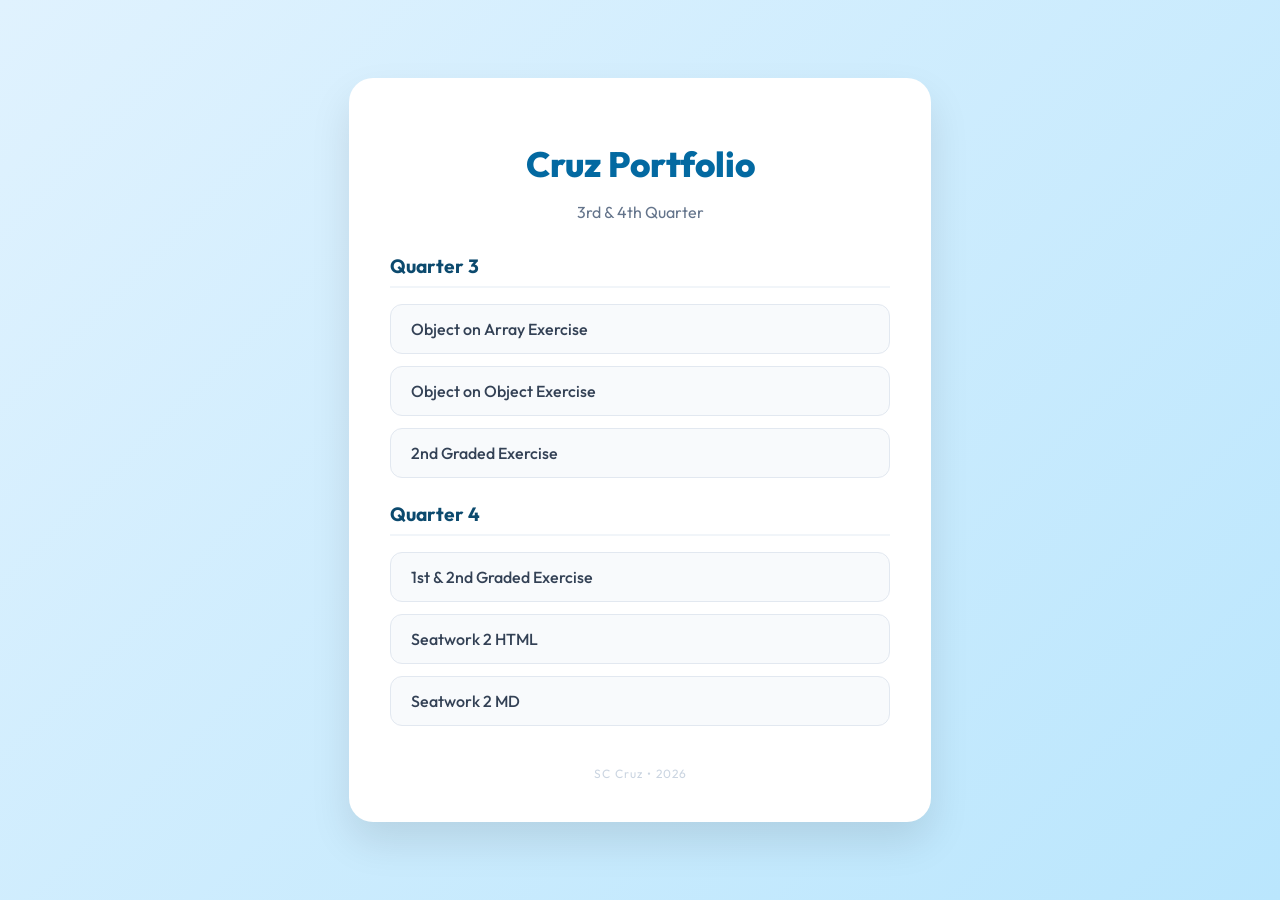
<file: index.html>
<!DOCTYPE html>
<html lang="en">
<head>
    <meta charset="UTF-8">
    <meta name="viewport" content="width=device-width, initial-scale=1.0">
    <title>Cruz Portfolio</title>
    <link rel="stylesheet" href="style.css">
    <link href="https://fonts.googleapis.com/css2?family=Outfit:wght@100..900&display=swap" rel="stylesheet">
</head>
<body>

<div class="portfolio-container">
    <header>
        <h1>Cruz Portfolio</h1>
        <p>3rd & 4th Quarter</p>
    </header>

    <section class="html-group">
        <h2>Quarter 3 </h2>
        <ul>
            <li><a href="./3rd_quarter/objectonarray/index.html">Object on Array Exercise</a></li>
            <li><a href="./3rd_quarter/objectonobject/index.html">Object on Object Exercise</a></li>
            <li><a href="./3rd_quarter/Q3_2GMgCruz.html">2nd Graded Exercise</a></li>
        </ul>
    </section>

    <section class="html-group">
        <h2>Quarter 4 </h2>
        <ul>
            <li><a href="./4th_quarter/q41gMgCRUZ.html">1st & 2nd Graded Exercise</a></li>
            <li><a href="./4th_quarter/9MgCruzseatwork2.html">Seatwork 2 HTML</a></li>
            <li><a href="./4th_quarter/9MgCruzseatwork2.md">Seatwork 2 MD</a></li>

        </ul>
    </section>
</div>

</body>
</html>
</file>
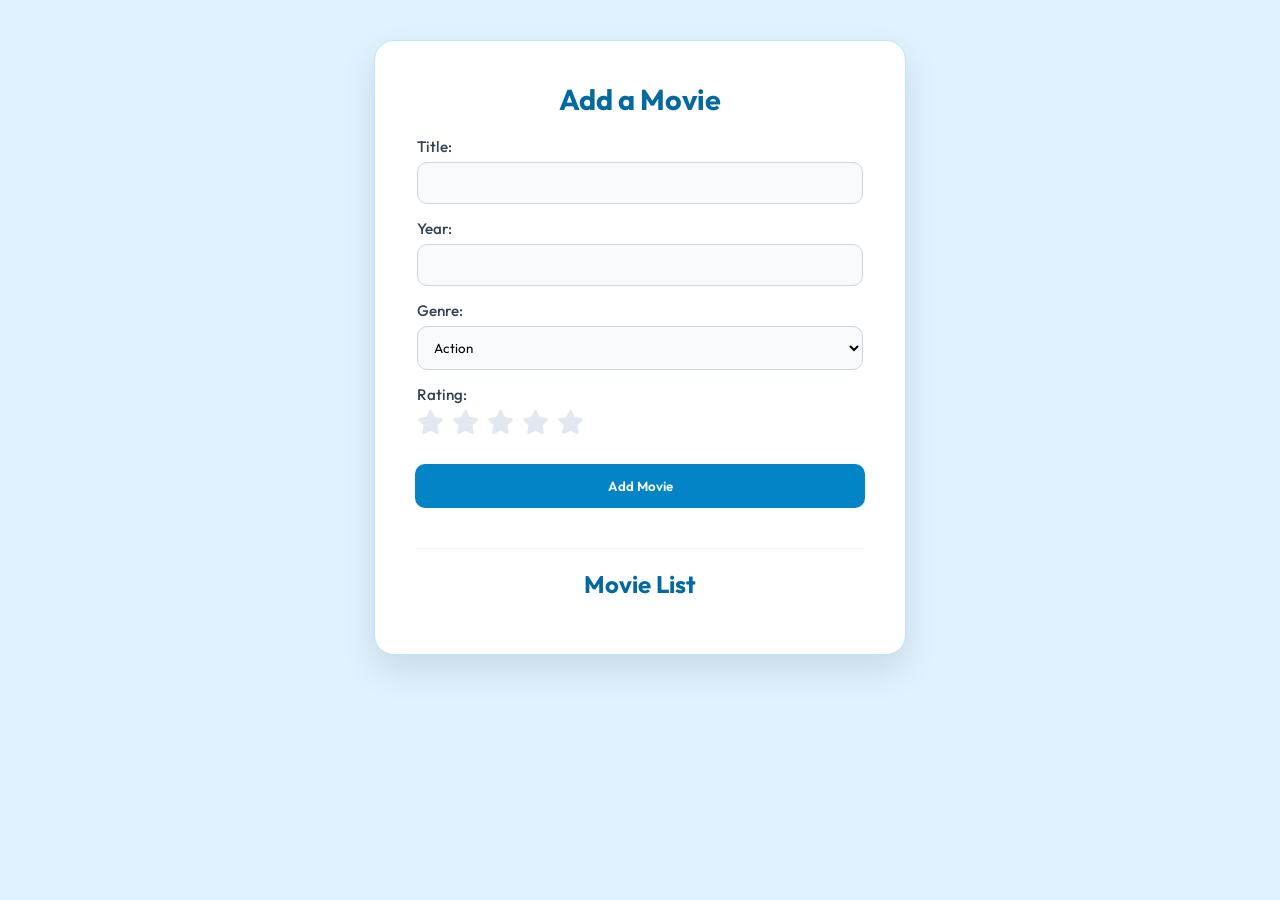
<file: 4th_quarter/q41gMgCRUZ.html>
<!DOCTYPE html>
<html lang="en">
<head>
    <meta charset="UTF-8">
    <meta name="viewport" content="width=device-width, initial-scale=1.0">
    <meta name="description" content="2Q Portfolio"/>
    <meta name="author" content="SC Cruz" />
    <title>Cruz Portfolio</title>
    
    <link rel="stylesheet" href="stylesheet.css"/>
    <script src="q41gjava.js" defer></script>
    <link rel="stylesheet" href="https://cdnjs.cloudflare.com/ajax/libs/font-awesome/6.5.1/css/all.min.css">
    <link href="https://fonts.googleapis.com/css2?family=Outfit:wght@100..900&display=swap" rel="stylesheet">
</head>
<body>

<div class="container">
    <form id="movie-form">
        <h1>Add a Movie</h1>
        <fieldset>
            <label for="title">Title:</label>
            <input type="text" id="title" required >

            <label for="year">Year:</label>
            <input type="number" id="year" required>

            <label for="genre">Genre:</label>
            <select id="genre">
                <option value="Action">Action</option>
                <option value="Comedy">Comedy</option>
                <option value="Drama">Drama</option>
                <option value="Horror">Horror</option>
                <option value="Sci-Fi">Sci-Fi</option>
                <option value="Romance">Romance</option>
            </select>

            <div class="rating">
                <label>Rating:</label>
                <div class="stars">
                    <i class="fa-solid fa-star" data-value="1"></i>
                    <i class="fa-solid fa-star" data-value="2"></i>
                    <i class="fa-solid fa-star" data-value="3"></i>
                    <i class="fa-solid fa-star" data-value="4"></i>
                    <i class="fa-solid fa-star" data-value="5"></i>
                </div>
                <input type="hidden" id="rating-value" value="0">
            </div>
        </fieldset>
        
        <input type="submit" value="Add Movie">
    </form>

    <div id="movie-list-section">
        <h2>Movie List</h2>
        <div id="movie-list-container">
            </div>
    </div>
</div>

</body>
</html>
</file>
<file: style.css>
body {
    background: linear-gradient(135deg, #e0f2fe 0%, #bae6fd 100%);
    font-family: 'Outfit', sans-serif;
    display: flex;
    justify-content: center;
    align-items: center;
    min-height: 100vh;
    margin: 0;
    color: #1e293b;
}

.portfolio-container {
    background: #ffffff;
    width: 90%;
    max-width: 500px;
    padding: 2.5rem;
    border-radius: 24px;
    box-shadow: 0 20px 40px rgba(0, 0, 0, 0.1);
    border: 1px solid rgba(255, 255, 255, 0.3);
}

header {
    text-align: center;
    margin-bottom: 2rem;
}

h1 {
    color: #0369a1;
    font-size: 2.2rem;
    margin-bottom: 0.5rem;
    font-weight: 800;
}

header p {
    color: #64748b;
    font-size: 1rem;
}

h2 {
    color: #0c4a6e;
    font-size: 1.2rem;
    margin-top: 1.5rem;
    margin-bottom: 1rem;
    border-bottom: 2px solid #f1f5f9;
    padding-bottom: 0.5rem;
}

ul {
    list-style: none;
    padding: 0;
    margin: 0;
}

li {
    margin-bottom: 12px;
}

li a {
    display: block;
    background: #f8fafc;
    color: #334155;
    text-decoration: none;
    padding: 14px 20px;
    border-radius: 12px;
    border: 1px solid #e2e8f0;
    font-weight: 500;
    transition: all 0.3s ease;
}

li a:hover {
    background: #0284c7;
    color: #ffffff;
    transform: translateX(8px);
    border-color: #0284c7;
    box-shadow: 0 4px 12px rgba(2, 132, 199, 0.2);
}

.portfolio-container::after {
    content: "SC Cruz • 2026";
    display: block;
    text-align: center;
    font-size: 0.75rem;
    color: #cbd5e1;
    margin-top: 2.5rem;
    letter-spacing: 1px;
}
</file>
<file: 4th_quarter/stylesheet.css>
body {
    background-color: #e0f2fe; 
    font-family: 'Outfit', sans-serif;
    color: #1e293b;
    display: flex;
    justify-content: center;
    align-items: flex-start;
    padding: 40px 20px;
    margin: 0;
}

.container {
    display: flex;
    flex-direction: column; 
    gap: 20px;
    background: #ffffff;
    padding: 2.5rem;
    border-radius: 20px;
    box-shadow: 0 15px 35px rgba(0, 0, 0, 0.1);
    border: 1px solid #bae6fd;
    width: 100%;
    max-width: 450px; 
}

form {
    width: 100%;
}

fieldset {
    border: none;
    padding: 0;
    margin-bottom: 15px;
}

h1, h2 {
    font-weight: 700;
    color: #0369a1;
    text-align: center;
    margin-top: 0;
}

h1 { 
    font-size: 1.8rem; 
    margin-bottom: 20px; 
}

h2 { 
    font-size: 1.5rem; 
    margin: 20px 0 15px 0; 
    border-top: 1px solid #f1f5f9; 
    padding-top: 20px; 
}

label {
    display: block;
    font-weight: 500;
    font-size: 0.95rem;
    margin-bottom: 6px;
    color: #334155;
}

input[type="text"], 
input[type="number"], 
select {
    width: 100%;
    padding: 12px;
    margin-bottom: 15px;
    background: #f8fafc;
    border: 1px solid #cbd5e1;
    border-radius: 10px;
    font-family: 'Outfit', sans-serif;
    box-sizing: border-box;
}

.stars {
    display: flex;
    gap: 8px;
    font-size: 1.5rem;
    color: #e2e8f0;
    cursor: pointer;
    margin-bottom: 15px;
}

.stars i.active {
    color: #fbbf24;
}

input[type="submit"] {
    width: 100%;
    padding: 14px;
    background-color: #0284c7;
    color: #ffffff;
    border: none;
    border-radius: 10px;
    font-family: 'Outfit', sans-serif;
    font-weight: 600;
    cursor: pointer;
    transition: background 0.3s ease;
}

input[type="submit"]:hover {
    background-color: #0369a1;
}

#movie-list-section {
    width: 100%;
}

.movie-item {
    background: #f8fafc;
    border: 1px solid #e2e8f0;
    border-radius: 12px;
    padding: 15px;
    margin-bottom: 12px;
    font-size: 0.95rem;
}

.list-stars {
    color: #fbbf24;
    margin-left: 5px;
}

.movie-content {
    display: flex;
    justify-content: space-between;
    align-items: center;
}

.delete-btn {
    background-color: #f1f5f9;
    border: 1px solid #cbd5e1;
    border-radius: 4px;
    padding: 4px 10px;
    cursor: pointer;
    font-family: 'Outfit', sans-serif;
    font-size: 0.8rem;
    transition: background 0.2s;
}

.delete-btn:hover {
    background-color: #fee2e2;
    border-color: #ef4444;
    color: #ef4444;
}

.movie-item i {
    font-size: 0.9rem;
    margin-right: 1px;
}
</file>
